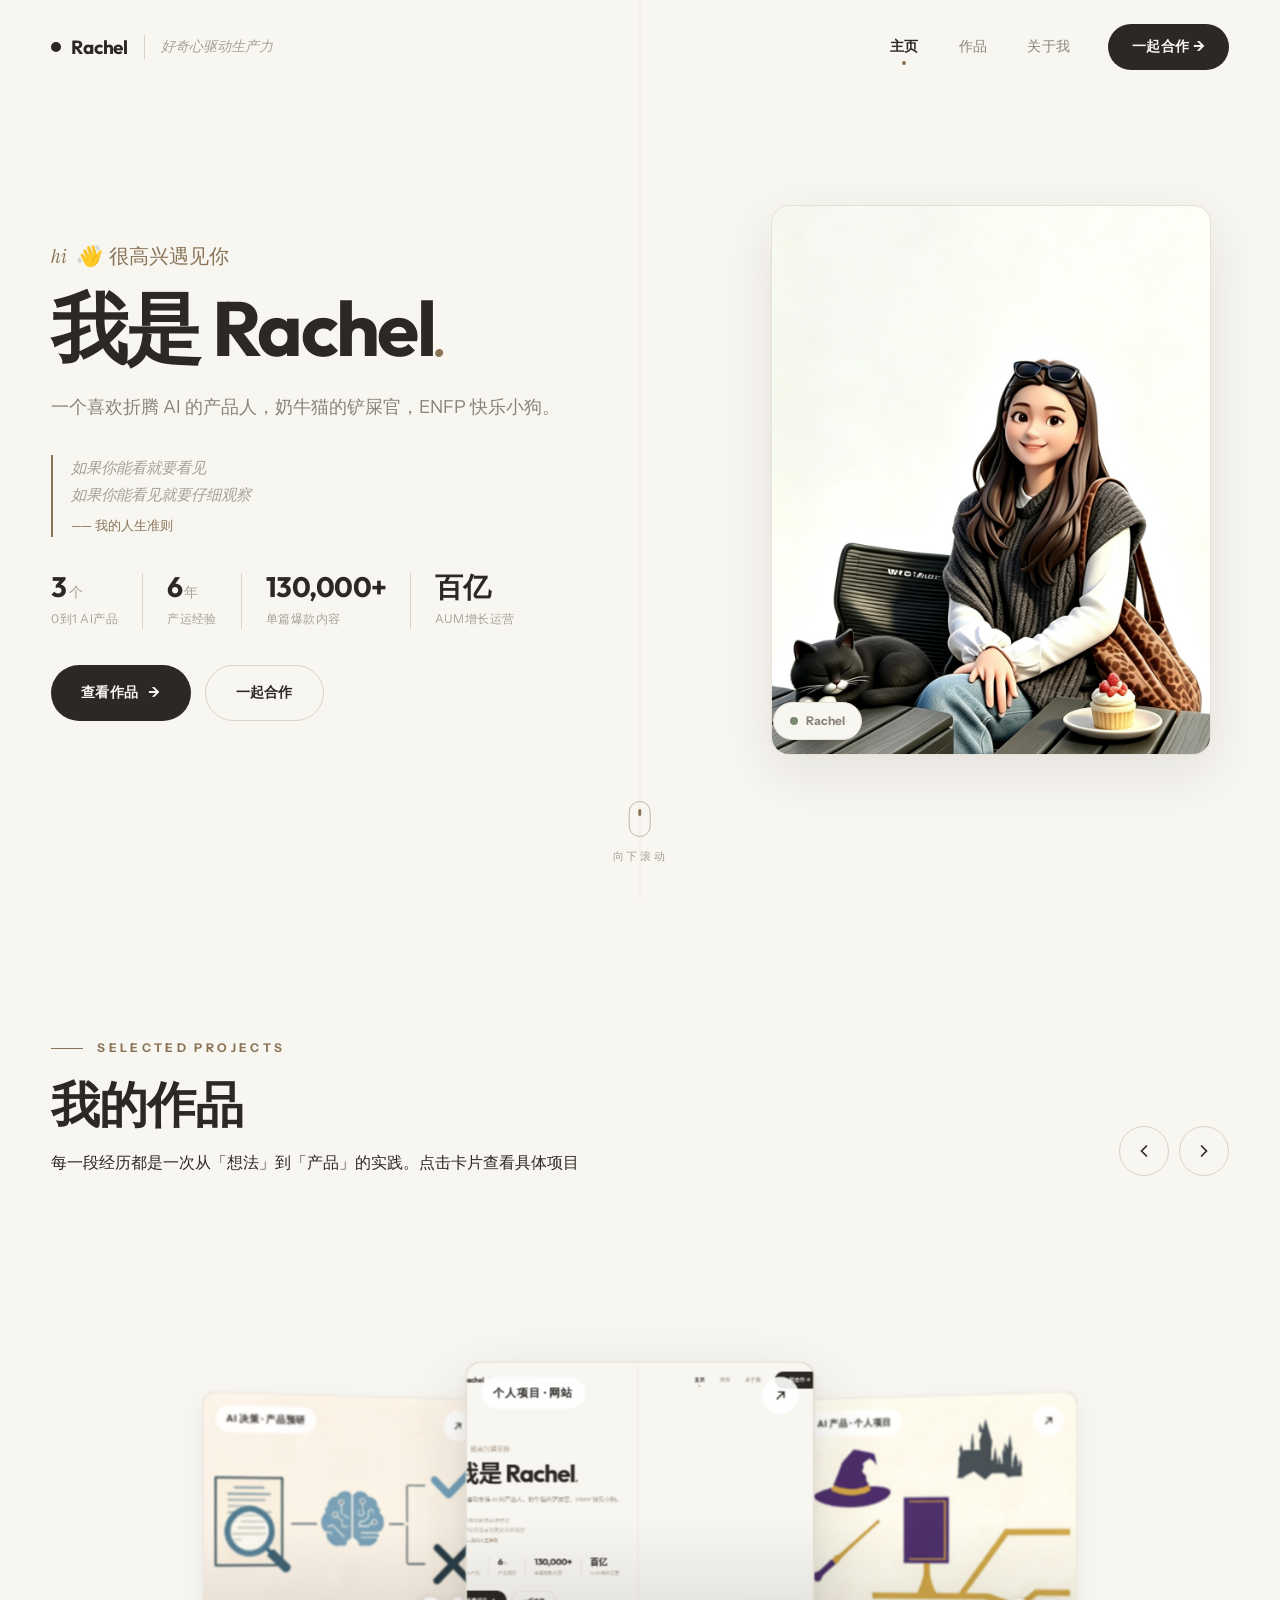
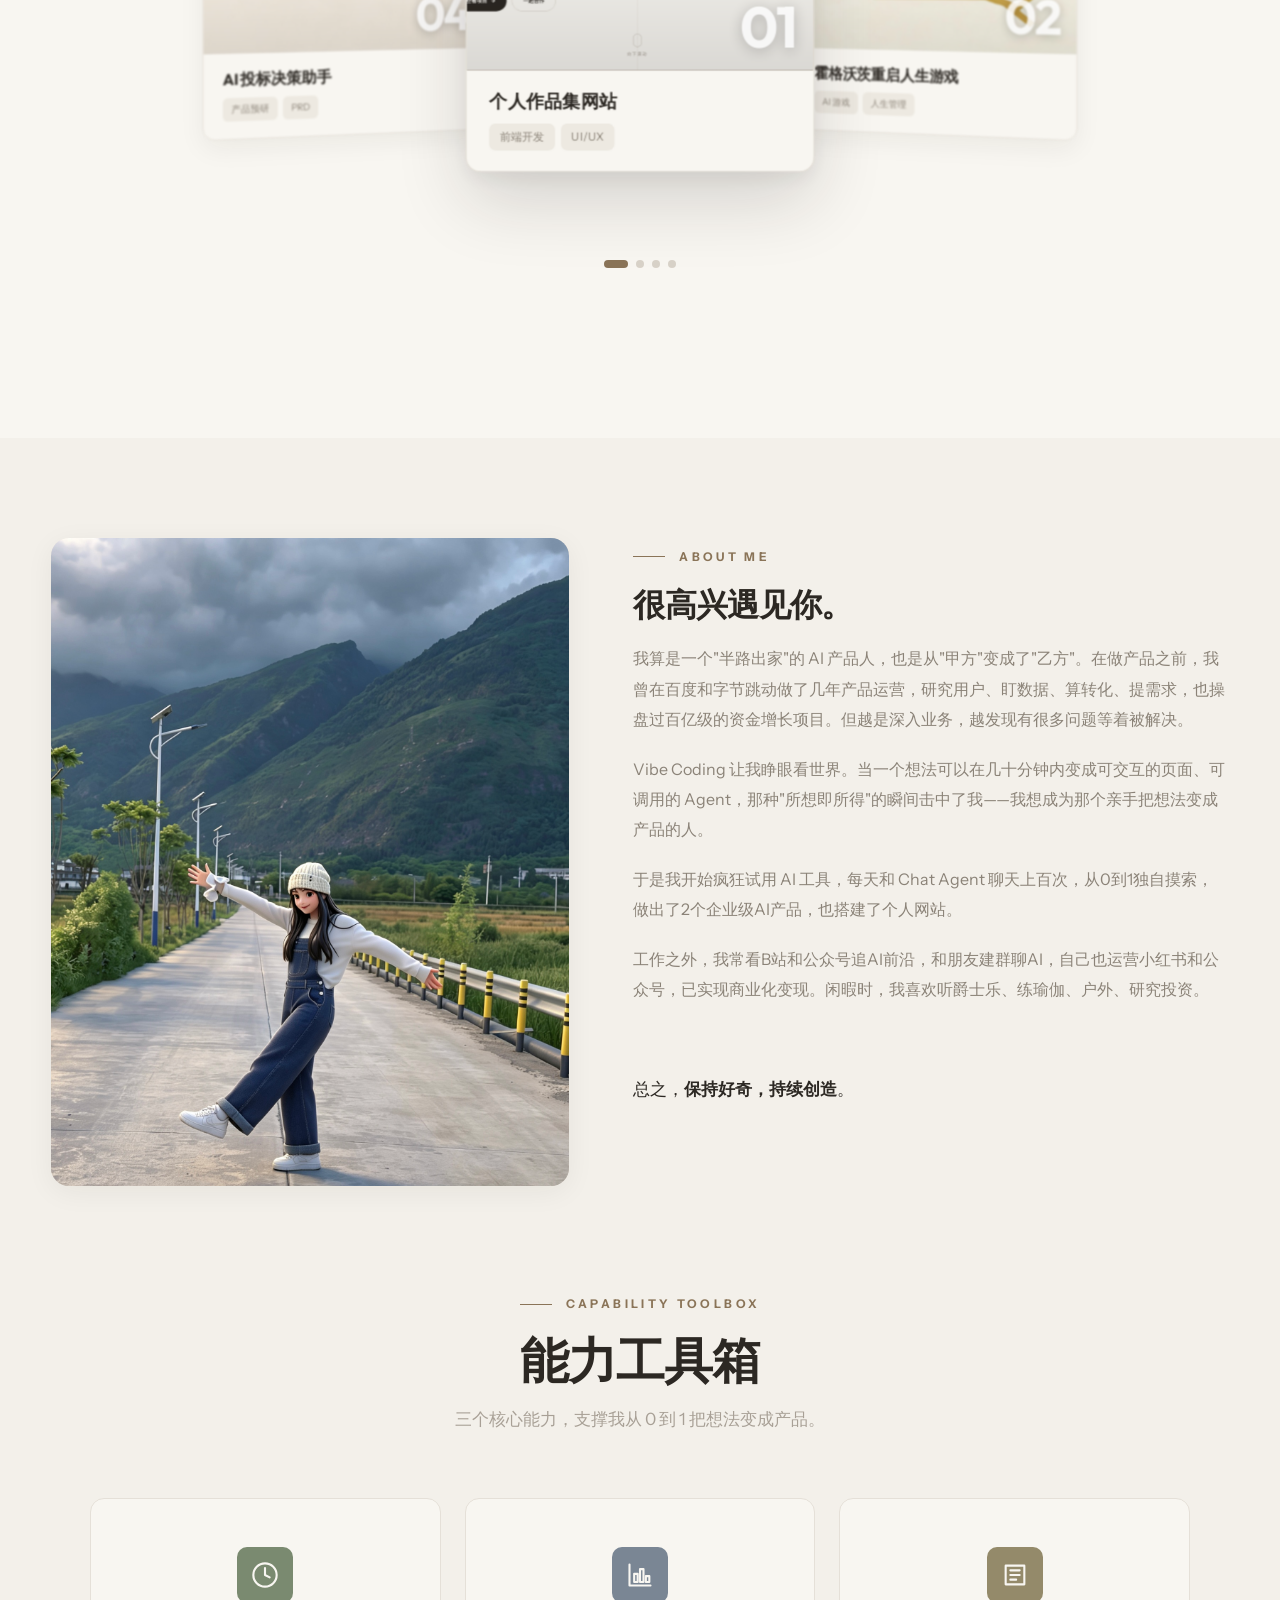
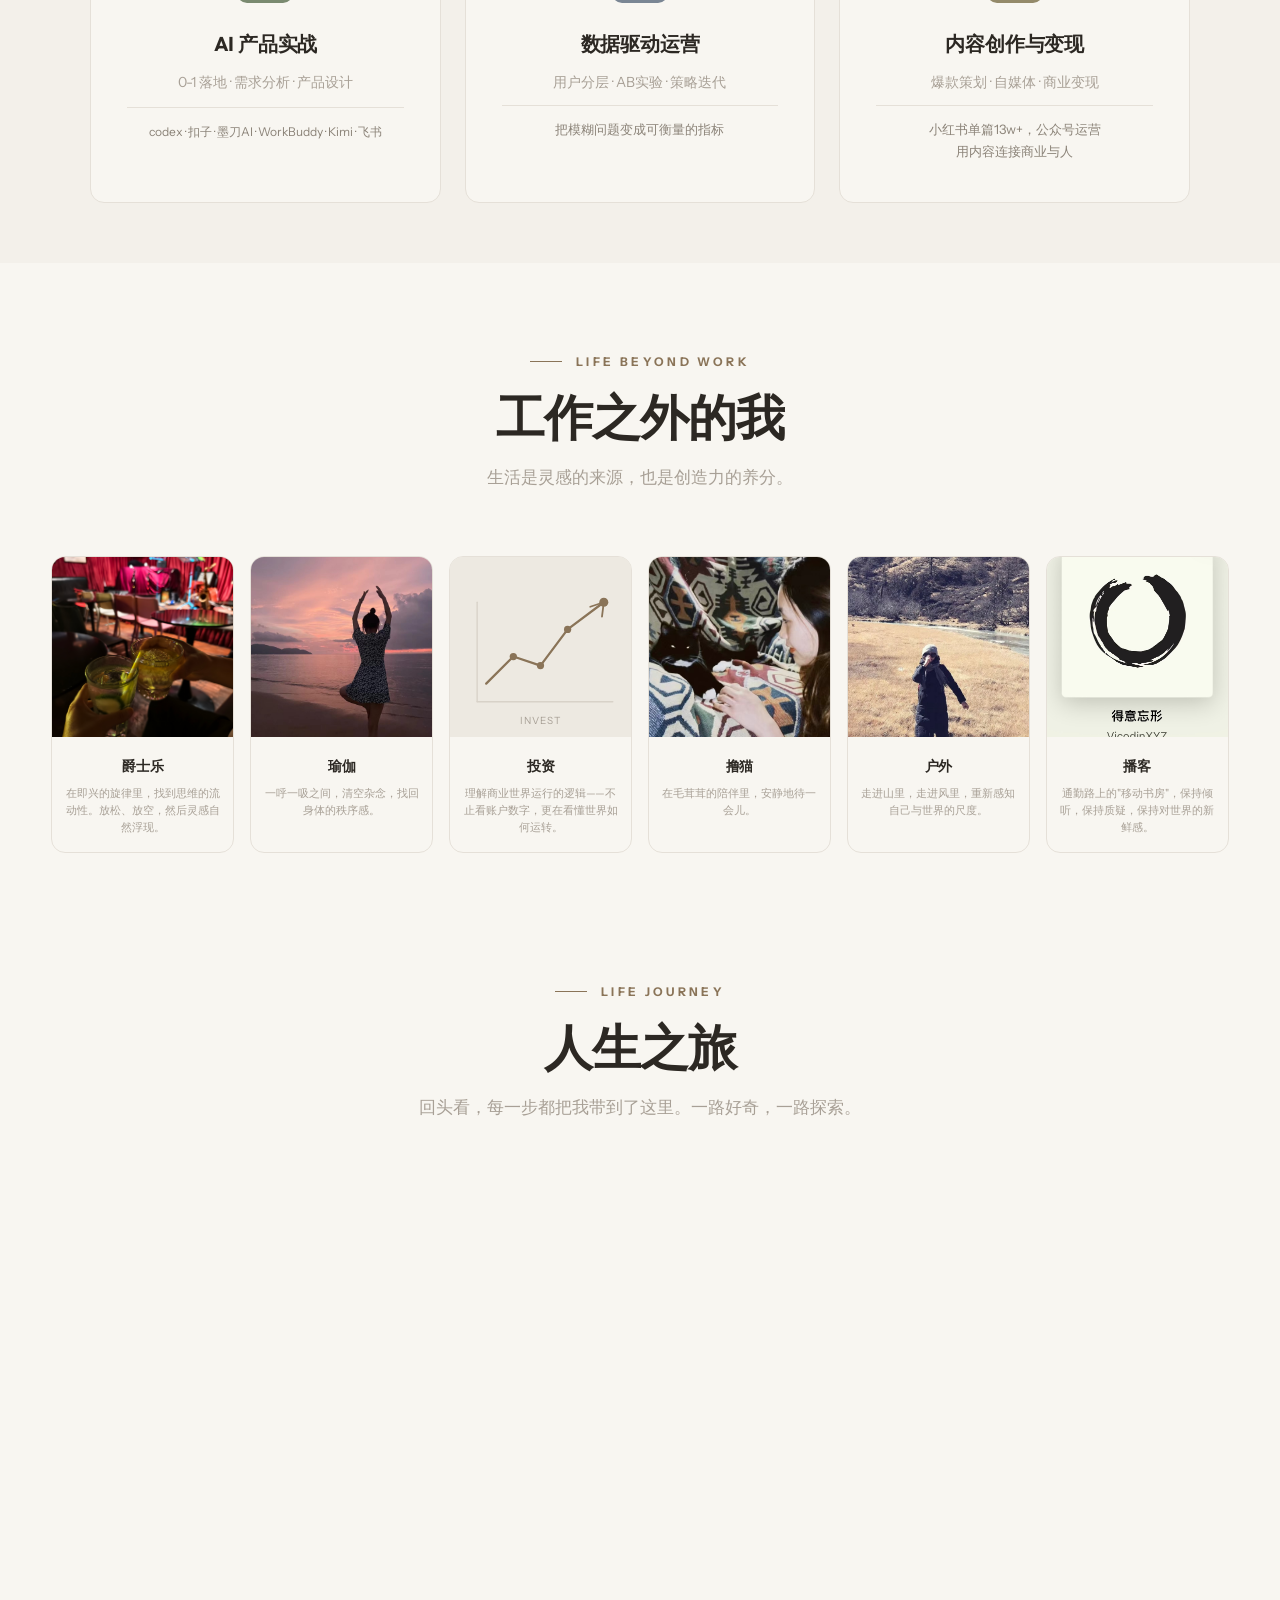
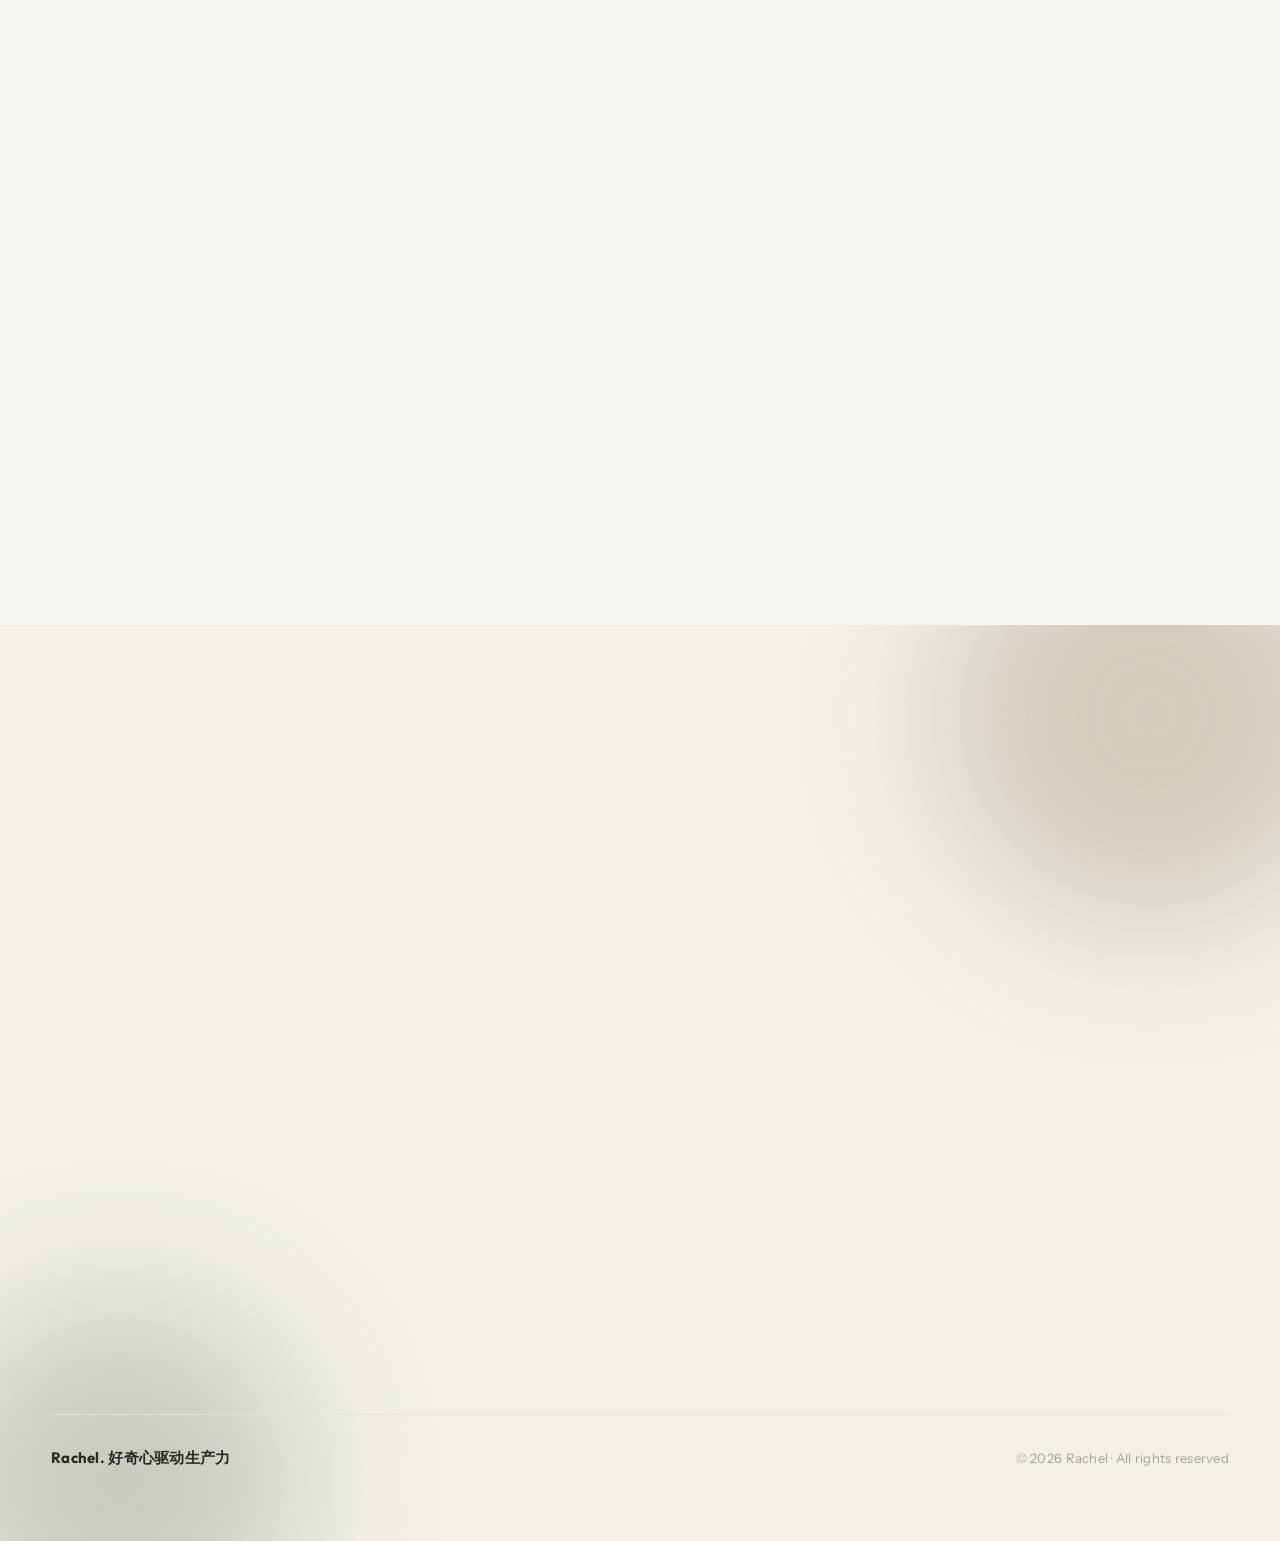
<file: index.html>
<!-- Generated by Trae Work -->
<!DOCTYPE html>
<html lang="zh-CN"><head>
  <meta charset="UTF-8">
  <meta name="viewport" content="width=device-width, initial-scale=1.0">
  <title>Rachel · AI 产品经理作品集</title>
  <meta name="description" content="Rachel（瑞秋），AI 产品经理。具备 AI 应用端产品 0-1 搭建经验，六年产品运营与数据分析经验，擅长把业务痛点转化为可落地的 AI 产品方案。">
  <link rel="stylesheet" href="assets/style.css">
<script>document.documentElement.setAttribute('data-trae-theme', "light");window.__TRAE_DISABLE_LEGACY_ADD_TO_CHAT__=true;</script></head>
<body>

  <!-- ===================== Navbar ===================== -->
  <header class="nav scrolled" id="nav">
    <div class="container">
      <div class="nav-left">
        <a href="#hero" class="nav-logo"><span class="dot"></span> Rachel</a>
        <span class="nav-slogan">好奇心驱动生产力</span>
      </div>
      <div class="nav-right">
        <nav class="nav-links" id="navLinks">
          <a href="#hero">主页</a>
          <a href="#works">作品</a>
          <a href="#about">关于我</a>
        </nav>
        <a href="#contact" class="nav-cta">一起合作 →</a>
      </div>
      <button class="nav-burger" id="burger" aria-label="菜单">
        <svg width="20" height="20" viewBox="0 0 24 24" fill="none" stroke="currentColor" stroke-width="2" stroke-linecap="round"><path d="M3 6h18M3 12h18M3 18h18"></path></svg>
      </button>
    </div>
  </header>

  <!-- ===================== Hero · 我是谁 ===================== -->
  <section class="hero" id="hero">
    <div class="container">
      <div class="hero-grid">
        <div class="hero-left">
          <p class="hero-greet reveal">hi <span class="serif">👋</span> 很高兴遇见你</p>
          <h1 class="hero-name reveal d1">我是 Rachel<span class="wave">.</span></h1>
          <p class="hero-tagline reveal d2">一个喜欢折腾 AI 的产品人，奶牛猫的铲屎官，ENFP 快乐小狗。</p>
          <div class="hero-creed reveal d3">
            <p>如果你能看就要看见</p>
            <p>如果你能看见就要仔细观察</p>
            <p class="creed-sig">—— 我的人生准则</p>
          </div>
          <div class="hero-stats reveal d4">
            <div class="hero-stat"><div class="num">3<span>个</span></div><div class="lbl">0到1 AI产品</div></div>
            <div class="hero-stat"><div class="num">6<span>年</span></div><div class="lbl">产运经验</div></div>
            <div class="hero-stat"><div class="num">130,000+</div><div class="lbl">单篇爆款内容</div></div>
            <div class="hero-stat"><div class="num">百亿</div><div class="lbl">AUM增长运营</div></div>
          </div>
          <div class="hero-actions reveal d4">
            <a href="#works" class="btn btn-primary">查看作品 <span class="arrow">→</span></a>
            <a href="#contact" class="btn btn-ghost">一起合作</a>
          </div>
        </div>
        <div class="hero-visual">
          <div class="hero-image-frame has-image">
            <img src="assets/hero-portrait.jpg" alt="Rachel">
          </div>
          <div class="hero-image-tag">
            <span class="dot"></span> Rachel
          </div>
        </div>
      </div>
    </div>
    <div class="scroll-cue"><div class="mouse"></div>向下滚动</div>
  </section>

  <!-- ===================== Works · 我做了什么 ===================== -->
  <section class="section-pad" id="works">
    <div class="container">
      <div class="works-head reveal">
        <div>
          <span class="eyebrow">Selected Projects</span>
          <h2 class="section-title" style="margin-top:18px;">我的作品</h2>
          <p class="lead" style="margin-top:18px;max-width:560px;">每一段经历都是一次从「想法」到「产品」的实践。点击卡片查看具体项目</p>
        </div>
        <div class="works-nav">
          <button id="prevWork" aria-label="上一个"><svg width="20" height="20" viewBox="0 0 24 24" fill="none" stroke="currentColor" stroke-width="2" stroke-linecap="round"><path d="M15 18l-6-6 6-6"></path></svg></button>
          <button id="nextWork" aria-label="下一个"><svg width="20" height="20" viewBox="0 0 24 24" fill="none" stroke="currentColor" stroke-width="2" stroke-linecap="round"><path d="M9 18l6-6-6-6"></path></svg></button>
        </div>
      </div>
    </div>
    <div class="container">
      <div class="carousel-wrap">
        <div class="carousel-3d" id="carousel"></div>
        <div class="carousel-dots" id="carouselDots"></div>
      </div>
    </div>
  </section>

  <!-- ===================== 关于我 · 自我介绍 ===================== -->
  <section class="section-pad" id="about" style="background:var(--bg-soft); padding-top:100px; padding-bottom:60px;">
    <div class="container">
      <!-- 自我介绍 -->
      <div class="about-grid">
        <div class="about-portrait reveal has-photo">
          <img src="assets/about-portrait.jpg" alt="Rachel">
        </div>
        <div class="about-text">
          <span class="eyebrow reveal">About Me</span>
          <h3 class="reveal d1" style="margin-top:18px;">很高兴遇见你。</h3>
          <p class="reveal d2">我算是一个"半路出家"的 AI 产品人，也是从"甲方"变成了"乙方"。在做产品之前，我曾在百度和字节跳动做了几年产品运营，研究用户、盯数据、算转化、提需求，也操盘过百亿级的资金增长项目。但越是深入业务，越发现有很多问题等着被解决。</p>
          <p class="reveal d2">Vibe Coding 让我睁眼看世界。当一个想法可以在几十分钟内变成可交互的页面、可调用的 Agent，那种"所想即所得"的瞬间击中了我——我想成为那个亲手把想法变成产品的人。</p>
          <p class="reveal d3">于是我开始疯狂试用 AI 工具，每天和 Chat Agent 聊天上百次，从0到1独自摸索，做出了2个企业级AI产品，也搭建了个人网站。</p>
          <p class="reveal d3">工作之外，我常看B站和公众号追AI前沿，和朋友建群聊AI，自己也运营小红书和公众号，已实现商业化变现。闲暇时，我喜欢听爵士乐、练瑜伽、户外、研究投资。</p>
          <p class="reveal d3">最近在折腾 Vibe Coding，试图让 AI 帮我写出更优雅的代码。</p>
          <p class="reveal d3 about-motto">总之，<span class="hl">保持好奇，持续创造</span>。</p>
        </div>
      </div>
    </div>
  </section>

  <!-- ===================== 关于我 · 能力工具箱 ===================== -->
  <section class="section-pad" id="toolbox-section" style="background:var(--bg-soft); padding-top:40px; padding-bottom:60px;">
    <div class="container">
      <!-- 能力工具箱 -->
      <div id="toolbox">
        <div class="section-head reveal" style="text-align:center;">
          <span class="eyebrow" style="justify-content:center;">Capability Toolbox</span>
          <h2 class="section-title" style="margin-top:18px;">能力工具箱</h2>
          <p class="lead" style="margin:18px auto 0;">三个核心能力，支撑我从 0 到 1 把想法变成产品。</p>
        </div>
        <div class="toolbox-grid" id="toolboxGrid"></div>
      </div>
    </div>
  </section>

  <!-- ===================== 关于我 · 工作之外的我 ===================== -->
  <section class="section-pad" id="hobbies" style="padding-top:80px; padding-bottom:60px;">
    <div class="container">
      <div class="section-head reveal" style="text-align:center;">
        <span class="eyebrow" style="justify-content:center;">Life Beyond Work</span>
        <h2 class="section-title" style="margin-top:18px;">工作之外的我</h2>
        <p class="lead" style="margin:18px auto 0;">生活是灵感的来源，也是创造力的养分。</p>
      </div>
      <div class="hobbies-grid" id="hobbiesGrid"></div>
    </div>
  </section>

  <!-- ===================== 关于我 · 人生之旅 ===================== -->
  <section class="section-pad" id="journey-section" style="padding-top:60px; padding-bottom:100px;">
    <div class="container">
      <div class="section-head reveal" style="text-align:center;">
        <span class="eyebrow" style="justify-content:center;">Life Journey</span>
        <h2 class="section-title" style="margin-top:18px;">人生之旅</h2>
        <p class="lead" style="margin:18px auto 0;">回头看，每一步都把我带到了这里。一路好奇，一路探索。</p>
      </div>
      <div class="journey reveal" id="journey"></div>
    </div>
  </section>

  <!-- ===================== Contact · 链接我的方式 ===================== -->
  <section class="contact" id="contact">
    <div class="contact-blob cb1"></div>
    <div class="contact-blob cb2"></div>
    <div class="container contact-inner">
      <span class="eyebrow contact-eyebrow reveal">Let's Talk</span>
      <h2 class="contact-big reveal d1" id="contactTitle"></h2>
      <p class="contact-sub reveal d2" id="contactSub"></p>

      <!-- 中间插画 -->
      <div class="contact-illustration reveal d2">
        <svg viewBox="0 0 300 200" fill="none" xmlns="http://www.w3.org/2000/svg">
          <!-- 思考气泡 -->
          <ellipse cx="150" cy="50" rx="80" ry="35" fill="var(--bg)" stroke="var(--rule-2)" stroke-width="1.5"/>
          <ellipse cx="100" cy="80" rx="14" ry="8" fill="var(--bg)" stroke="var(--rule-2)" stroke-width="1.5"/>
          <ellipse cx="85" cy="95" rx="8" ry="5" fill="var(--bg)" stroke="var(--rule-2)" stroke-width="1.5"/>
          <!-- 气泡内文字 -->
          <text x="150" y="48" text-anchor="middle" font-family="var(--font-serif)" font-style="italic" font-size="14" fill="var(--accent)">AI能为业务做什么？</text>
          <text x="150" y="66" text-anchor="middle" font-family="var(--font-body)" font-size="11" fill="var(--muted)">thinking...</text>
          <!-- 女孩头部 -->
          <circle cx="150" cy="135" r="22" fill="var(--bg2)" stroke="var(--accent)" stroke-width="1.5"/>
          <!-- 头发 -->
          <path d="M128 130 Q125 110 140 105 Q150 100 160 105 Q175 110 172 130 Q172 120 165 115 Q160 112 150 112 Q140 112 135 115 Q128 120 128 130" fill="var(--accent)" opacity="0.15"/>
          <!-- 眼睛 -->
          <circle cx="143" cy="133" r="1.5" fill="var(--ink)"/>
          <circle cx="157" cy="133" r="1.5" fill="var(--ink)"/>
          <!-- 微笑 -->
          <path d="M145 142 Q150 146 155 142" stroke="var(--ink)" stroke-width="1.2" stroke-linecap="round" fill="none"/>
          <!-- 身体 -->
          <path d="M130 160 Q130 175 125 190 L175 190 Q170 175 170 160 Q160 155 150 155 Q140 155 130 160" fill="var(--bg2)" stroke="var(--rule-2)" stroke-width="1.5"/>
          <!-- 手托下巴思考 -->
          <path d="M172 145 Q180 140 178 130" stroke="var(--accent)" stroke-width="1.5" stroke-linecap="round" fill="none"/>
          <circle cx="178" cy="128" r="4" fill="var(--bg2)" stroke="var(--accent)" stroke-width="1.2"/>
        </svg>
      </div>

      <!-- 联系方式小图标 -->
      <div class="contact-mini-icons reveal d3">
        <div class="contact-mini" title="邮箱：xiaojia.01@foxmail.com">
          <span class="cm-ic" style="background:var(--m-green);"><svg viewBox="0 0 24 24" fill="none" stroke="currentColor" stroke-width="2" stroke-linecap="round"><rect x="3" y="5" width="18" height="14" rx="2"></rect><path d="M3 7l9 6 9-6"></path></svg></span>
          <span class="cm-label">邮箱</span>
          <span class="cm-value">xiaojia.01@foxmail.com</span>
        </div>
        <div class="contact-mini" title="微信：xiaoka52123">
          <span class="cm-ic" style="background:var(--m-rose);"><svg viewBox="0 0 24 24" fill="currentColor"><path d="M9 4C5.1 4 2 6.6 2 9.8c0 1.8 1 3.4 2.6 4.5L4 16l2.2-1.1c.5.1 1 .2 1.5.2h.5a4.7 4.7 0 0 1-.2-1.4c0-3 2.9-5.4 6.5-5.4h.5C14.4 5.7 12 4 9 4zm-2.5 3.2a.9.9 0 1 1 0 1.8.9.9 0 0 1 0-1.8zm5 0a.9.9 0 1 1 0 1.8.9.9 0 0 1 0-1.8zM22 13.7c0-2.7-2.6-4.9-5.9-4.9s-5.9 2.2-5.9 4.9 2.6 4.9 5.9 4.9c.6 0 1.2-.1 1.8-.2L20 19.4l-.5-1.6c1.5-.9 2.5-2.3 2.5-4.1zm-7.8-1.2a.7.7 0 1 1 0 1.5.7.7 0 0 1 0-1.5zm3.8 0a.7.7 0 1 1 0 1.5.7.7 0 0 1 0-1.5z"></path></svg></span>
          <span class="cm-label">微信</span>
          <span class="cm-value">xiaoka52123</span>
        </div>
        <a href="https://xhslink.cn/m/9UgDfRd4hB2" target="_blank" rel="noopener" class="contact-mini clickable" title="小红书：魔女瑞秋">
          <span class="cm-ic" style="background:var(--m-blue);"><svg viewBox="0 0 24 24" fill="currentColor"><path d="M13.2 2c.3 2.2-.6 4.4-2 6 1.4 1.5 3.5 2.3 5.6 2-.3 3.6-3.4 6.3-6.8 6.3-1 0-2-.2-2.8-.6 1 .8 2.3 1.3 3.6 1.3 4 0 7.2-3.3 7.2-7.3 0-3-1.8-5.6-4.5-6.7.5-.3.8-.7.9-1M9.4 4.2c.4 2-.5 4-2 5.3 1.3 1.3 3.2 2 5 1.8-.2 3-2.8 5.3-5.7 5.3-.9 0-1.7-.2-2.4-.5.8.7 2 1.1 3.1 1.1 3.4 0 6.1-2.8 6.1-6.1 0-2.5-1.5-4.7-3.8-5.6.4-.3.7-.7.7-1.3z"></path></svg></span>
          <span class="cm-label">小红书</span>
          <span class="cm-value">魔女瑞秋 ↗</span>
        </a>
        <a href="https://mp.weixin.qq.com/s/9hJSm0Lsb92KaAUFIwTAlg" target="_blank" rel="noopener" class="contact-mini clickable" title="公众号：种种可能rach">
          <span class="cm-ic" style="background:var(--m-gold);"><svg viewBox="0 0 24 24" fill="none" stroke="currentColor" stroke-width="2" stroke-linecap="round"><path d="M9 2v6M15 2v6M8 8h8M8 8c-2 0-3 1-3 3v8c0 2 1 3 3 3h8c2 0 3-1 3-3v-8c0-2-1-3-3-3"></path><path d="M10 14h4M12 12v4"></path></svg></span>
          <span class="cm-label">公众号</span>
          <span class="cm-value">种种可能rach ↗</span>
        </a>
      </div>

      <div class="footer-bar">
        <span class="footer-brand">Rachel. 好奇心驱动生产力</span>
        <span>© 2026 Rachel · All rights reserved</span>
      </div>
    </div>
  </section>

  <script src="assets/data.js"></script>
  <script src="assets/main.js"></script>

</body></html>
</file>
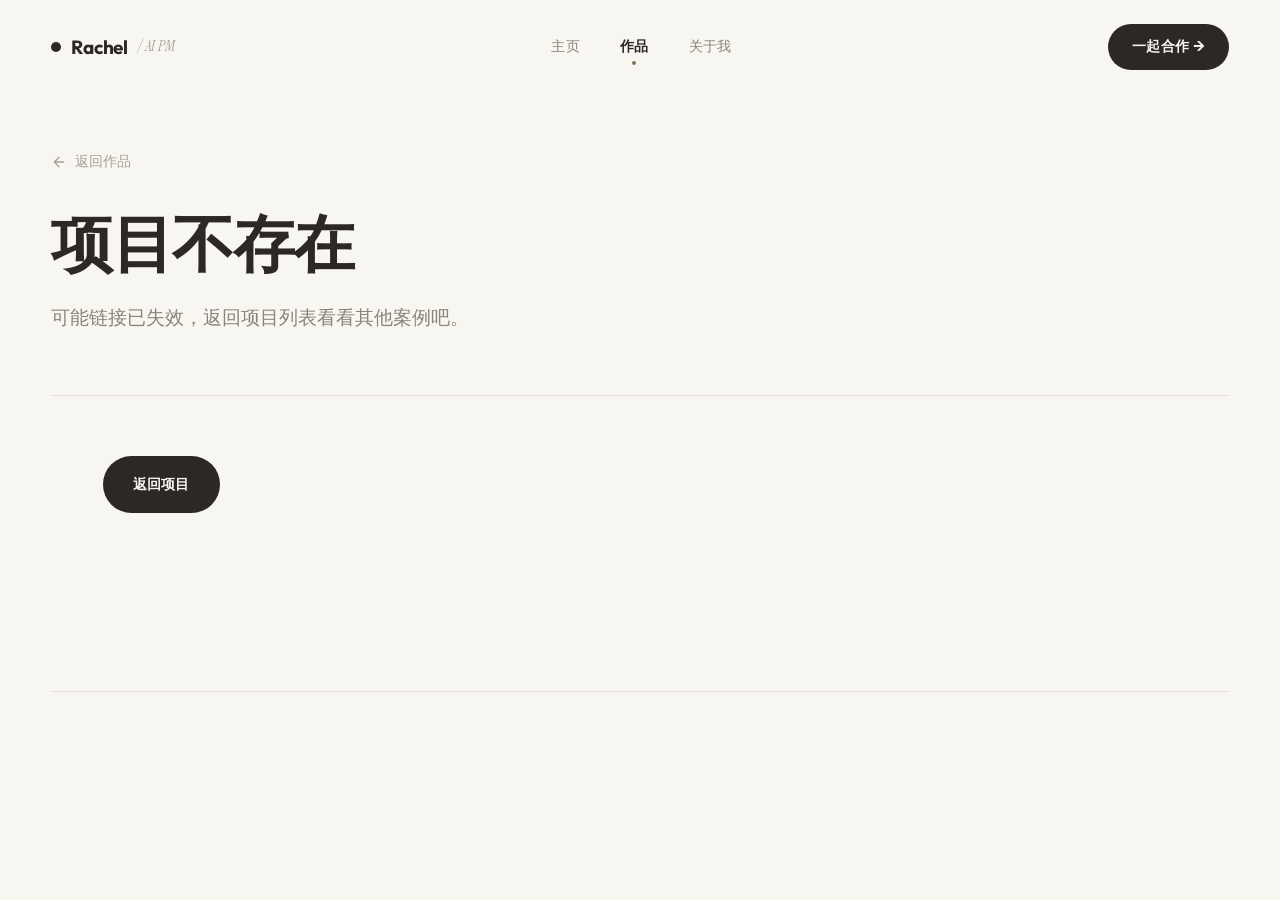
<file: detail.html>
<!-- Generated by Trae Work -->
<!DOCTYPE html>
<html lang="zh-CN">
<head>
  <meta charset="UTF-8" />
  <meta name="viewport" content="width=device-width, initial-scale=1.0" />
  <title>作品详情 · AI 产品经理作品集</title>
  <link rel="stylesheet" href="assets/style.css" />
</head>
<body>

  <!-- ===================== Navbar ===================== -->
  <header class="nav" id="nav">
    <div class="container">
      <a href="index.html" class="nav-logo"><span class="dot"></span> Rachel <span class="serif" style="color:var(--muted);font-size:15px;">/ AI PM</span></a>
      <nav class="nav-links" id="navLinks">
        <a href="index.html#hero">主页</a>
        <a href="index.html#works" class="active">作品</a>
        <a href="index.html#about">关于我</a>
      </nav>
      <a href="index.html#contact" class="nav-cta">一起合作 →</a>
      <button class="nav-burger" id="burger" aria-label="菜单">
        <svg width="20" height="20" viewBox="0 0 24 24" fill="none" stroke="currentColor" stroke-width="2" stroke-linecap="round"><path d="M3 6h18M3 12h18M3 18h18"/></svg>
      </button>
    </div>
  </header>

  <!-- ===================== Detail ===================== -->
  <main id="detail">
    <div class="container">
      <section class="detail-hero">
        <a href="index.html#works" class="detail-back">
          <svg width="16" height="16" viewBox="0 0 24 24" fill="none" stroke="currentColor" stroke-width="2" stroke-linecap="round"><path d="M19 12H5M12 19l-7-7 7-7"/></svg>
          返回作品
        </a>
        <div id="dCat"></div>
        <h1 class="detail-title" id="dTitle"></h1>
        <p class="detail-sub" id="dSub"></p>
      </section>

      <div class="detail-cover" id="dCover"></div>

      <div class="detail-stats" id="dStats"></div>

      <div class="detail-body">
        <aside class="detail-side" id="dSide"></aside>
        <article class="detail-content" id="dContent"></article>
      </div>

      <nav class="detail-nav" id="dNav"></nav>
    </div>
  </main>

  <script src="assets/data.js"></script>
  <script src="assets/detail.js"></script>
</body>
</html>
</file>
<file: assets/style.css>
/* ============================================================
   Rachel · AI 产品经理作品集 · 极简杂志风
   warm paper · near-black ink · cognac accent
   ============================================================ */

/* ---------- Fonts ---------- */
@font-face {
  font-family: 'Outfit';
  src: url('./fonts/Outfit-Regular.ttf') format('truetype');
  font-weight: 400;
  font-style: normal;
  font-display: swap;
}
@font-face {
  font-family: 'Outfit';
  src: url('./fonts/Outfit-Bold.ttf') format('truetype');
  font-weight: 700;
  font-style: normal;
  font-display: swap;
}
@font-face {
  font-family: 'InstrumentSans';
  src: url('./fonts/InstrumentSans-Regular.ttf') format('truetype');
  font-weight: 400;
  font-style: normal;
  font-display: swap;
}
@font-face {
  font-family: 'InstrumentSans';
  src: url('./fonts/InstrumentSans-Bold.ttf') format('truetype');
  font-weight: 700;
  font-style: normal;
  font-display: swap;
}
@font-face {
  font-family: 'InstrumentSerif';
  src: url('./fonts/InstrumentSerif-Italic.ttf') format('truetype');
  font-weight: 400;
  font-style: italic;
  font-display: swap;
}

/* ---------- Design Tokens ---------- */
:root {
  /* 基底 —— 暖纸感 */
  --bg: #F8F6F1;
  --bg-soft: #F3F0EA;
  --bg2: #EDE9E1;

  /* 文字 —— 主标题黑色，副标题灰色 */
  --ink: #2C2823;
  --ink-2: #8B8378;
  --muted: #A8A096;
  --muted-2: #C0B8AC;

  /* 线 / 分隔 */
  --rule: #E5E0D8;
  --rule-2: #D8D2C8;

  /* 主色 —— 暖可可 / 认知色 */
  --accent: #8A7458;
  --accent-d: #6A5840;
  /* 副色 —— 深墨绿 */
  --accent2: #5A6A5A;

  /* 图标色板 —— 极简克制，近单色暖调 */
  --m-green: #7A8A70;
  --m-rose: #A89086;
  --m-blue: #7A8694;
  --m-gold: #948A6A;
  --m-mauve: #8A8498;
  --m-terra: #A88A7C;
  --m-sage: #828C78;
  --m-clay: #948474;
  --m-stone: #888580;

  /* 排版 */
  --font-display: 'Outfit', 'PingFang SC', 'Microsoft YaHei', 'Noto Sans SC', sans-serif;
  --font-body: 'InstrumentSans', 'PingFang SC', 'Microsoft YaHei', 'Noto Sans SC', sans-serif;
  --font-serif: 'InstrumentSerif', Georgia, 'Songti SC', serif;

  /* 版心 ~1700px */
  --container: 1700px;
  --gutter: clamp(24px, 4vw, 64px);

  /* 圆角 / 阴影 —— 杂志风偏直角 */
  --r-sm: 6px;
  --r-md: 10px;
  --r-lg: 14px;
  --r-xl: 18px;
  --shadow-sm: 0 1px 8px rgba(28, 26, 22, 0.04);
  --shadow-md: 0 6px 28px rgba(28, 26, 22, 0.06);
  --shadow-lg: 0 18px 56px rgba(28, 26, 22, 0.09);
}

/* ---------- Reset ---------- */
*, *::before, *::after { box-sizing: border-box; margin: 0; padding: 0; }
html { scroll-behavior: smooth; -webkit-text-size-adjust: 100%; }
body {
  font-family: var(--font-body);
  background: var(--bg);
  color: var(--ink);
  line-height: 1.7;
  font-size: 16px;
  -webkit-font-smoothing: antialiased;
  -moz-osx-font-smoothing: grayscale;
  overflow-x: hidden;
}
img { max-width: 100%; display: block; }
a { color: inherit; text-decoration: none; }
ul { list-style: none; }
button { font-family: inherit; cursor: pointer; border: none; background: none; }
::selection { background: var(--accent); color: var(--bg); }

/* ---------- Layout ---------- */
.container {
  width: 100%;
  max-width: var(--container);
  margin: 0 auto;
  padding: 0 var(--gutter);
}
section { position: relative; }

/* ---------- Typography helpers ---------- */
.eyebrow {
  font-family: var(--font-body);
  font-size: 12px;
  font-weight: 700;
  letter-spacing: 0.28em;
  text-transform: uppercase;
  color: var(--accent);
  display: inline-flex;
  align-items: center;
  gap: 14px;
}
.eyebrow::before {
  content: '';
  width: 32px;
  height: 1px;
  background: var(--accent);
}
.serif { font-family: var(--font-serif); font-style: italic; font-weight: 400; }
.section-title {
  font-family: var(--font-display);
  font-weight: 700;
  font-size: clamp(32px, 3.8vw, 52px);
  line-height: 1.12;
  letter-spacing: -0.02em;
  color: var(--ink);
}
.section-head { margin-bottom: 64px; }
.section-head .lead {
  margin-top: 22px;
  max-width: 620px;
  color: var(--muted);
  font-size: 17px;
}

/* ---------- Navbar ---------- */
.nav {
  position: fixed;
  top: 0; left: 0; right: 0;
  z-index: 100;
  padding: 24px 0;
  transition: padding .35s ease, background .35s ease, box-shadow .35s ease;
}
.nav.scrolled {
  padding: 16px 0;
  background: rgba(248, 246, 241, 0.88);
  backdrop-filter: saturate(180%) blur(18px);
  -webkit-backdrop-filter: saturate(180%) blur(18px);
  box-shadow: 0 1px 0 var(--rule);
}
.nav .container { display: flex; align-items: center; justify-content: space-between; }
.nav-left { display: flex; align-items: center; gap: 16px; }
.nav-logo {
  font-family: var(--font-display);
  font-weight: 700;
  font-size: 19px;
  letter-spacing: -0.01em;
  display: flex; align-items: center; gap: 10px;
}
.nav-logo .dot {
  width: 10px; height: 10px; border-radius: 50%;
  background: var(--ink);
  display: inline-block;
}
.nav-slogan {
  font-family: var(--font-serif);
  font-style: italic;
  font-size: 14px;
  color: var(--muted);
  padding-left: 16px;
  border-left: 1px solid var(--rule-2);
  white-space: nowrap;
}
.nav-right { display: flex; align-items: center; gap: 20px; }
.nav-links { display: flex; align-items: center; gap: 4px; }
.nav-links a {
  font-size: 14px;
  font-weight: 500;
  color: var(--ink-2);
  padding: 8px 18px;
  border-radius: 999px;
  transition: color .25s, background .25s;
  position: relative;
  letter-spacing: 0.02em;
}
.nav-links a:hover { color: var(--ink); }
.nav-links a.active { color: var(--ink); font-weight: 600; }
.nav-links a.active::after {
  content: ''; position: absolute; bottom: 2px; left: 50%; transform: translateX(-50%);
  width: 4px; height: 4px; border-radius: 50%; background: var(--accent);
}
.nav-cta {
  font-size: 14px; font-weight: 600;
  color: var(--bg);
  background: var(--ink);
  padding: 11px 24px;
  border-radius: 999px;
  transition: transform .25s, background .25s;
  letter-spacing: 0.02em;
}
.nav-cta:hover { background: var(--accent-d); transform: translateY(-1px); }
.nav-burger { display: none; }

/* ---------- Hero ---------- */
.hero {
  min-height: 100vh;
  display: flex;
  align-items: center;
  padding: 140px 0 80px;
  overflow: hidden;
  position: relative;
}
/* 杂志风背景 —— 极淡的网格线 */
.hero::before {
  content: ''; position: absolute; top: 0; left: 50%; transform: translateX(-50%);
  width: 1px; height: 100%; background: var(--rule); opacity: 0.5;
}
.hero-grid {
  display: grid;
  grid-template-columns: 1.35fr 1fr;
  gap: 60px;
  align-items: center;
  width: 100%;
}
.hero-greet {
  font-family: var(--font-serif);
  font-size: clamp(18px, 1.6vw, 24px);
  color: var(--accent);
  margin-bottom: 16px;
  display: inline-flex; align-items: center; gap: 8px;
}
.hero-name {
  font-family: var(--font-display);
  font-weight: 700;
  font-size: clamp(44px, 6vw, 84px);
  line-height: 1.0;
  letter-spacing: -0.035em;
  color: var(--ink);
  white-space: nowrap;
}
.hero-name .wave {
  font-family: var(--font-serif);
  font-weight: 400;
  font-style: italic;
  color: var(--accent);
}
.hero-tagline {
  margin-top: 24px;
  font-family: var(--font-body);
  font-size: clamp(16px, 1.4vw, 20px);
  font-weight: 400;
  line-height: 1.7;
  color: var(--ink-2);
  max-width: 560px;
  white-space: nowrap;
}
.hero-creed {
  margin-top: 32px;
  padding-left: 18px;
  border-left: 2px solid var(--accent);
  max-width: 420px;
}
.hero-creed p {
  font-family: var(--font-serif);
  font-size: clamp(14px, 1.2vw, 17px);
  font-style: italic;
  color: var(--muted);
  line-height: 1.75;
}
.hero-creed .creed-sig {
  margin-top: 6px;
  font-size: clamp(12px, 1vw, 14px);
  color: var(--accent);
  font-style: normal;
  font-family: var(--font-body);
  font-weight: 500;
}
/* Hero 数据标签 */
.hero-stats {
  margin-top: 36px;
  display: flex;
  gap: 0;
  flex-wrap: wrap;
}
.hero-stat {
  padding: 0 24px;
  border-right: 1px solid var(--rule-2);
}
.hero-stat:first-child { padding-left: 0; }
.hero-stat:last-child { border-right: none; }
.hero-stat .num {
  font-family: var(--font-display);
  font-weight: 700;
  font-size: clamp(22px, 2.2vw, 32px);
  color: var(--ink);
  line-height: 1;
  letter-spacing: -0.02em;
}
.hero-stat .num span {
  font-size: 0.5em;
  font-weight: 400;
  color: var(--muted);
  margin-left: 2px;
}
.hero-stat .lbl {
  margin-top: 8px;
  font-size: 12px;
  color: var(--muted);
  letter-spacing: 0.04em;
  white-space: nowrap;
}
.hero-actions { margin-top: 36px; display: flex; gap: 14px; flex-wrap: wrap; }
.btn {
  display: inline-flex; align-items: center; gap: 10px;
  font-size: 14px; font-weight: 600;
  padding: 15px 30px;
  border-radius: 999px;
  transition: transform .25s, box-shadow .25s, background .25s, color .25s, border-color .25s;
  letter-spacing: 0.02em;
}
.btn-primary { background: var(--ink); color: var(--bg); }
.btn-primary:hover { background: var(--accent-d); transform: translateY(-2px); box-shadow: var(--shadow-md); }
.btn-ghost { background: transparent; color: var(--ink); border: 1px solid var(--rule-2); }
.btn-ghost:hover { border-color: var(--ink); transform: translateY(-2px); }
.btn .arrow { transition: transform .25s; }
.btn:hover .arrow { transform: translateX(4px); }

/* Hero 右侧 —— 人物图片 */
.hero-visual { position: relative; height: 560px; display: flex; align-items: center; justify-content: center; }
.hero-image-frame {
  width: 100%; max-width: 440px; aspect-ratio: 4/5;
  border-radius: var(--r-xl);
  background: var(--bg2);
  border: 1px solid var(--rule);
  overflow: hidden;
  box-shadow: var(--shadow-lg);
  position: relative;
  transition: transform .35s, box-shadow .35s;
}
.hero-image-frame:hover { transform: translateY(-4px); }
.hero-image-frame img { width: 100%; height: 100%; object-fit: cover; }
.hero-image-tag {
  position: absolute; bottom: 20px; left: 20px;
  background: var(--bg); border: 1px solid var(--rule);
  border-radius: 999px; padding: 8px 16px;
  font-size: 12px; font-weight: 600; color: var(--ink-2);
  box-shadow: var(--shadow-sm);
  display: flex; align-items: center; gap: 8px;
}
.hero-image-tag .dot { width: 8px; height: 8px; border-radius: 50%; background: var(--m-green); }

.scroll-cue {
  position: absolute; bottom: 34px; left: 50%; transform: translateX(-50%);
  display: flex; flex-direction: column; align-items: center; gap: 10px;
  color: var(--muted); font-size: 11px; letter-spacing: 0.24em; text-transform: uppercase;
}
.scroll-cue .mouse {
  width: 22px; height: 36px; border: 1px solid var(--muted-2); border-radius: 12px;
  position: relative;
}
.scroll-cue .mouse::after {
  content: ''; position: absolute; top: 7px; left: 50%; transform: translateX(-50%);
  width: 3px; height: 7px; border-radius: 2px; background: var(--accent);
  animation: wheel 1.6s ease-in-out infinite;
}
@keyframes wheel { 0% { opacity: 0; transform: translate(-50%, 0); } 40% { opacity: 1; } 80% { opacity: 0; transform: translate(-50%, 10px); } }

/* ---------- Section base ---------- */
.section-pad { padding: 130px 0; }

/* ---------- Works · 3D 透视轮播（3 卡片可见） ---------- */
.works-head { display: flex; align-items: flex-end; justify-content: space-between; gap: 30px; margin-bottom: 60px; flex-wrap: wrap; }
.works-nav { display: flex; gap: 10px; }
.works-nav button {
  width: 50px; height: 50px; border-radius: 50%;
  border: 1px solid var(--rule-2); background: transparent; color: var(--ink);
  display: grid; place-items: center;
  transition: all .25s;
}
.works-nav button:hover { background: var(--ink); color: var(--bg); border-color: var(--ink); }
.works-nav button:disabled { opacity: 0.3; cursor: not-allowed; }
.works-nav button:disabled:hover { background: transparent; color: var(--ink); border-color: var(--rule-2); }

.carousel-wrap {
  position: relative;
  perspective: 2000px;
  perspective-origin: center 45%;
  margin: 0 calc(-1 * var(--gutter));
  padding: 60px var(--gutter) 40px;
  overflow: hidden;
}
.carousel-3d {
  position: relative;
  width: 100%;
  height: 540px;
  transform-style: preserve-3d;
}
.work-card-3d {
  position: absolute;
  top: 50%; left: 50%;
  width: 340px;
  background: var(--bg);
  border: 1px solid var(--rule);
  border-radius: var(--r-lg);
  overflow: hidden;
  cursor: pointer;
  transition: transform .6s cubic-bezier(.2,.7,.2,1), opacity .6s, box-shadow .6s, filter .6s;
  box-shadow: var(--shadow-md);
  display: flex; flex-direction: column;
  backface-visibility: hidden;
}
.work-card-3d .cover {
  height: 300px; position: relative; overflow: hidden; display: grid; place-items: center;
}
.work-card-3d .cover .cover-img {
  position: absolute; inset: 0; width: 100%; height: 100%; object-fit: cover;
}
.work-card-3d .cover .num {
  position: absolute; bottom: 14px; right: 18px;
  font-family: var(--font-display); font-weight: 700;
  font-size: 56px; color: rgba(255,255,255,0.85); letter-spacing: -0.04em;
  line-height: 1; z-index: 2;
  text-shadow: 0 2px 12px rgba(0,0,0,0.2);
}
.work-card-3d .cover .cat {
  position: absolute; top: 14px; left: 14px;
  background: rgba(255,255,255,0.92); color: var(--ink);
  font-size: 11px; font-weight: 600; letter-spacing: 0.06em;
  padding: 6px 12px; border-radius: 999px; z-index: 2;
}
.work-card-3d .cover::after {
  content: ''; position: absolute; inset: 0;
  background: linear-gradient(180deg, transparent 50%, rgba(0,0,0,0.12));
  pointer-events: none; z-index: 1;
}
.work-card-3d .body { padding: 18px 22px 20px; display: flex; flex-direction: column; flex: 1; }
.work-card-3d .body h3 {
  font-family: var(--font-display); font-weight: 700;
  font-size: 18px; line-height: 1.3; margin-bottom: 10px; letter-spacing: -0.01em;
}
.work-card-3d .meta { display: flex; gap: 6px; flex-wrap: wrap; }
.work-card-3d .meta span {
  font-size: 11px; color: var(--ink-2);
  background: var(--bg2); padding: 4px 10px; border-radius: var(--r-sm);
}
.work-card-3d .data { display: none; }

.work-card-3d[data-pos="0"] {
  z-index: 10;
  box-shadow: 0 28px 70px rgba(28,26,22,0.16), 0 8px 20px rgba(28,26,22,0.06);
}
.work-card-3d:not([data-pos="0"]) {
  box-shadow: 0 10px 30px rgba(28,26,22,0.06);
}
.work-card-3d[data-pos="0"]:hover {
  transform: translate(-50%, -50%) translateX(0) translateZ(50px) rotateY(0) scale(1.03) !important;
}
.work-card-3d .cover .arrow-go {
  position: absolute; top: 14px; right: 14px;
  width: 36px; height: 36px; border-radius: 50%;
  background: rgba(255,255,255,0.9); color: var(--ink);
  display: grid; place-items: center; z-index: 2;
  transition: transform .3s;
}
.work-card-3d[data-pos="0"]:hover .cover .arrow-go { transform: translate(2px, -2px); }
.work-card-3d:not([data-pos="0"]):hover { box-shadow: var(--shadow-lg); }
.carousel-dots {
  display: flex; gap: 8px; justify-content: center; margin-top: 24px;
}
.carousel-dots button {
  width: 8px; height: 8px; border-radius: 50%;
  background: var(--rule-2); transition: all .3s;
}
.carousel-dots button.active { background: var(--accent); width: 24px; border-radius: 4px; }

/* ---------- About ---------- */
.about-grid { display: grid; grid-template-columns: 1fr 1.15fr; gap: 64px; align-items: start; }
.about-portrait {
  position: sticky; top: 120px;
  border-radius: var(--r-xl);
  overflow: hidden;
  background: linear-gradient(160deg, #E8E2D6, #D8CFC2);
  aspect-ratio: 4/5;
  display: grid; place-items: center;
  box-shadow: var(--shadow-md);
}
.about-portrait.has-photo { display: block; }
.about-portrait.has-photo img { width: 100%; height: 100%; object-fit: cover; }
.about-portrait .ph {
  text-align: center; color: var(--muted);
}
.about-portrait .ph .ic { width: 70px; height: 70px; margin: 0 auto 16px; color: var(--muted-2); }
.about-text h3 {
  font-family: var(--font-display); font-weight: 700;
  font-size: clamp(25px, 2.5vw, 36px); line-height: 1.2; margin-bottom: 20px; letter-spacing: -0.02em;
}
.about-text p { font-size: 16px; line-height: 1.88; color: var(--ink-2); margin-bottom: 20px; }
.about-text .hl { color: var(--ink); font-weight: 600; }
.about-motto { font-size: 17px !important; font-weight: 500; color: var(--ink) !important; margin-top: 4px; }
.about-actions { margin-top: 32px; display: flex; gap: 12px; }
.about-btn {
  font-size: 14px; font-weight: 600;
  padding: 12px 28px;
  border-radius: 999px;
  background: transparent;
  color: var(--ink);
  border: 1px solid var(--ink);
  transition: all .25s;
  display: inline-flex; align-items: center; gap: 8px;
}
.about-btn:hover { background: var(--ink); color: var(--bg); transform: translateY(-2px); }

/* ---------- Capability toolbox · 3 核心能力卡片 ---------- */
.toolbox-grid {
  display: grid;
  grid-template-columns: repeat(3, 1fr);
  gap: 24px;
  max-width: 1100px;
  margin: 0 auto;
}
.tool-card {
  background: var(--bg);
  border: 1px solid var(--rule);
  border-radius: var(--r-lg);
  padding: 48px 36px 40px;
  transition: transform .3s, box-shadow .3s, border-color .3s;
  text-align: center;
  display: flex; flex-direction: column; align-items: center;
}
.tool-card:hover { transform: translateY(-6px); box-shadow: var(--shadow-lg); border-color: var(--rule-2); }
.tool-ic {
  width: 56px; height: 56px; border-radius: var(--r-md);
  display: grid; place-items: center; color: var(--bg);
  margin-bottom: 24px;
}
.tool-ic svg { width: 28px; height: 28px; }
.tool-card h4 { font-family: var(--font-display); font-weight: 700; font-size: 20px; margin-bottom: 10px; letter-spacing: -0.01em; color: var(--ink); }
.tool-card .tool-sub { font-size: 14px; color: var(--muted); line-height: 1.6; }
.tool-card .tool-tools {
  margin-top: 14px;
  font-size: 12px;
  color: var(--ink-2);
  line-height: 1.7;
  padding-top: 14px;
  border-top: 1px solid var(--rule);
  width: 100%;
}
.tool-card .tool-desc {
  margin-top: 12px;
  font-size: 13px;
  color: var(--ink-2);
  line-height: 1.7;
  padding-top: 12px;
  border-top: 1px solid var(--rule);
  width: 100%;
}

/* ---------- Hobbies · 工作之外的我（6 卡片横排） ---------- */
.hobbies-grid {
  display: grid;
  grid-template-columns: repeat(6, 1fr);
  gap: 16px;
  margin: 0 auto;
}
.hobby-card {
  background: var(--bg);
  border: 1px solid var(--rule);
  border-radius: var(--r-lg);
  overflow: hidden;
  transition: transform .35s cubic-bezier(.2,.7,.2,1), box-shadow .35s, border-color .35s;
  display: flex;
  flex-direction: column;
}
.hobby-card:hover { transform: translateY(-6px); box-shadow: var(--shadow-lg); border-color: var(--rule-2); }
.hobby-img {
  width: 100%;
  aspect-ratio: 1/1;
  overflow: hidden;
  background: var(--bg2);
}
.hobby-img img {
  width: 100%; height: 100%; object-fit: cover;
  transition: transform .5s cubic-bezier(.2,.7,.2,1);
}
.hobby-card:hover .hobby-img img { transform: scale(1.06); }
.hobby-illust-wrap { display: grid; place-items: center; padding: 0; }
.hobby-illust { width: 100%; height: 100%; }
.hobby-body {
  padding: 14px 12px 16px;
  text-align: center;
  display: flex; flex-direction: column; align-items: center;
  flex: 1;
}
.hobby-title {
  font-family: var(--font-display); font-weight: 700;
  font-size: 14px; color: var(--ink); margin-bottom: 6px; letter-spacing: -0.01em;
  margin-top: 4px;
}
.hobby-desc {
  font-size: 11px; color: var(--muted); line-height: 1.55;
}

/* ---------- Timeline · 插画树形曲线时间轴 ---------- */
.journey {
  position: relative;
  padding: 20px 0 40px;
  max-width: 960px;
  margin: 0 auto;
}
.tree-timeline {
  position: relative;
  width: 100%;
  height: 880px;
  margin: 0 auto;
}
.tree-svg {
  position: absolute;
  top: 0; left: 0;
  width: 100%; height: 100%;
  z-index: 1;
  pointer-events: none;
}
.tree-svg .trunk {
  fill: none;
  stroke: var(--accent);
  stroke-width: 4;
  stroke-linecap: round;
  opacity: 0.35;
}
.tree-svg .branch {
  fill: none;
  stroke-width: 2.5;
  stroke-linecap: round;
  opacity: 0.3;
}
.tree-svg .root { fill: var(--accent); opacity: 0.08; }
.tree-svg .canopy { fill: var(--accent); opacity: 0.04; }
.tree-svg .leaf-deco { opacity: 0.15; }
.tree-svg .fruit { opacity: 0.5; }
.tree-leaf {
  position: absolute;
  z-index: 2;
  width: 340px;
  background: var(--bg);
  border: 1px solid var(--rule);
  border-radius: 20px 20px 20px 4px;
  padding: 20px 24px;
  box-shadow: var(--shadow-sm);
  transition: transform .35s cubic-bezier(.2,.7,.2,1), box-shadow .35s, border-color .35s;
  opacity: 0;
  transform: translateY(20px);
  transition: opacity .6s ease, transform .6s cubic-bezier(.2,.7,.2,1), box-shadow .35s, border-color .35s;
}
.tree-leaf-right { border-radius: 20px 20px 4px 20px; }
.tree-leaf::before {
  content: '';
  position: absolute;
  top: 24px;
  width: 10px; height: 10px;
  border-radius: 50%;
  background: var(--bg);
  border: 2.5px solid var(--accent);
  z-index: 3;
}
.tree-leaf-left::before { right: -5px; }
.tree-leaf-right::before { left: -5px; }
.tree-leaf:hover { transform: translateY(-3px); box-shadow: var(--shadow-md); border-color: var(--rule-2); }
.tree-leaf.in { opacity: 1; transform: translateY(0); }
.tree-leaf-right.in { transform: translateY(0); }
.tree-leaf-year {
  font-family: var(--font-display);
  font-weight: 700;
  font-size: 14px;
  color: var(--muted);
  letter-spacing: 0.06em;
  margin-bottom: 6px;
}
.tree-leaf-role {
  display: inline-block;
  font-family: var(--font-display);
  font-weight: 700;
  font-size: 17px;
  color: var(--bg);
  padding: 4px 14px;
  border-radius: 999px;
  letter-spacing: -0.01em;
  line-height: 1.4;
  margin-bottom: 10px;
}
.tree-leaf-desc {
  font-size: 13.5px;
  color: var(--muted);
  line-height: 1.75;
}
.tree-svg path {
  stroke-dasharray: 1000;
  stroke-dashoffset: 1000;
  animation: drawPath 2s ease forwards;
}
.tree-svg path.delay-1 { animation-delay: .15s; }
.tree-svg path.delay-2 { animation-delay: .3s; }
.tree-svg path.delay-3 { animation-delay: .45s; }
.tree-svg path.delay-4 { animation-delay: .6s; }
.tree-svg path.delay-5 { animation-delay: .75s; }
@keyframes drawPath { to { stroke-dashoffset: 0; } }
@media (max-width: 768px) {
  .tree-timeline { height: auto; }
  .tree-svg { display: none; }
  .tree-leaf {
    position: relative !important;
    width: 100% !important;
    left: auto !important; right: auto !important; top: auto !important;
    margin-bottom: 20px;
    border-radius: var(--r-lg);
    opacity: 1;
    transform: none;
  }
  .tree-leaf::before { display: none; }
}

/* ---------- Contact ---------- */
.contact {
  min-height: 100vh;
  display: flex; align-items: center;
  padding: 130px 0 70px;
  position: relative;
  overflow: hidden;
  background: var(--bg-soft);
}
.contact-blob {
  position: absolute; border-radius: 50%; filter: blur(70px); opacity: 0.35;
  pointer-events: none;
}
.contact-blob.cb1 { width: 420px; height: 420px; top: -120px; right: -80px; background: var(--m-gold); }
.contact-blob.cb2 { width: 360px; height: 360px; bottom: -120px; left: -60px; background: var(--m-green); }
.contact-inner { position: relative; text-align: center; width: 100%; z-index: 1; }
.contact-eyebrow { justify-content: center; }
.contact-big {
  font-family: var(--font-display); font-weight: 700;
  font-size: clamp(34px, 4.8vw, 68px);
  line-height: 1.18; letter-spacing: -0.03em;
  margin: 28px 0 24px;
}
.contact-big .serif { color: var(--accent); }
.contact-sub { max-width: 620px; margin: 0 auto; font-size: 17px; color: var(--muted); line-height: 1.9; min-height: 1.9em; }
/* 打字机光标 */
.contact-big::after {
  content: '|';
  color: var(--accent);
  animation: blink 0.8s step-end infinite;
  font-weight: 400;
}
.contact-big.done::after { content: ''; }
@keyframes blink { 50% { opacity: 0; } }

/* 中间插画 */
.contact-illustration {
  margin: 60px auto;
  max-width: 280px;
  display: flex; justify-content: center;
}
.contact-illustration svg { width: 100%; height: auto; }

/* 联系方式小图标 */
.contact-mini-icons {
  margin-top: 40px;
  display: flex;
  gap: 32px;
  justify-content: center;
  flex-wrap: wrap;
}
.contact-mini {
  display: flex; flex-direction: column; align-items: center; gap: 8px;
  text-align: center;
}
.contact-mini .cm-ic {
  width: 40px; height: 40px; border-radius: 50%;
  display: grid; place-items: center; color: var(--bg);
  transition: transform .25s;
}
.contact-mini .cm-ic svg { width: 18px; height: 18px; }
.contact-mini:hover .cm-ic { transform: translateY(-3px); }
.contact-mini .cm-label {
  font-size: 11px; color: var(--muted);
  text-transform: uppercase; letter-spacing: 0.1em;
}
.contact-mini .cm-value {
  font-size: 13px; font-weight: 600; color: var(--ink-2);
}
.contact-mini.clickable { cursor: pointer; }
.contact-mini.clickable .cm-value { color: var(--accent); }
.contact-mini.clickable:hover .cm-value { text-decoration: underline; }

.footer-bar {
  margin-top: 70px; padding-top: 30px; border-top: 1px solid var(--rule);
  display: flex; justify-content: space-between; align-items: center; flex-wrap: wrap; gap: 12px;
  color: var(--muted); font-size: 13px; letter-spacing: 0.02em;
}
.footer-brand {
  font-family: var(--font-display);
  font-weight: 700;
  font-size: 15px;
  color: var(--ink);
}

/* ---------- Scroll reveal ---------- */
.reveal { opacity: 0; transform: translateY(34px); transition: opacity .8s cubic-bezier(.2,.7,.2,1), transform .8s cubic-bezier(.2,.7,.2,1); }
.reveal.in { opacity: 1; transform: none; }
.reveal.d1 { transition-delay: .08s; }
.reveal.d2 { transition-delay: .16s; }
.reveal.d3 { transition-delay: .24s; }
.reveal.d4 { transition-delay: .32s; }

/* ---------- Detail page ---------- */
.detail-hero {
  padding: 150px 0 60px;
  border-bottom: 1px solid var(--rule);
}
.detail-back {
  display: inline-flex; align-items: center; gap: 8px;
  font-size: 14px; color: var(--muted); margin-bottom: 36px;
  transition: color .25s, gap .25s;
}
.detail-back:hover { color: var(--ink); gap: 12px; }
.detail-cat {
  display: inline-block; font-size: 12px; font-weight: 600; letter-spacing: 0.12em;
  text-transform: uppercase; color: var(--accent);
  background: var(--bg2); padding: 7px 16px; border-radius: 999px; margin-bottom: 22px;
}
.detail-title {
  font-family: var(--font-display); font-weight: 700;
  font-size: clamp(34px, 5vw, 62px); line-height: 1.08; letter-spacing: -0.025em;
  max-width: 1000px;
}
.detail-sub { margin-top: 24px; max-width: 720px; font-size: 19px; color: var(--ink-2); line-height: 1.8; }
.detail-cover {
  margin: 56px 0; height: clamp(300px, 42vh, 460px);
  border-radius: var(--r-xl); overflow: hidden;
  display: grid; place-items: center; position: relative;
}
.detail-cover::after {
  content: ''; position: absolute; inset: 0;
  background: radial-gradient(circle at 75% 22%, rgba(255,255,255,0.2), transparent 60%);
  pointer-events: none;
}
.detail-stats {
  display: grid; grid-template-columns: repeat(4, 1fr); gap: 0;
  border: 1px solid var(--rule); border-radius: var(--r-lg); overflow: hidden;
  margin-bottom: 70px;
}
.detail-stats .ds { padding: 36px 28px; border-right: 1px solid var(--rule); }
.detail-stats .ds:last-child { border-right: none; }
.detail-stats .ds .v { font-family: var(--font-display); font-weight: 700; font-size: clamp(28px, 3.2vw, 44px); color: var(--accent); line-height: 1; }
.detail-stats .ds .l { margin-top: 12px; font-size: 14px; color: var(--muted); }
.detail-body { display: grid; grid-template-columns: 220px 1fr; gap: 80px; padding-bottom: 100px; }
.detail-side { position: sticky; top: 110px; align-self: start; }
.detail-side h5 { font-size: 11px; text-transform: uppercase; letter-spacing: 0.16em; color: var(--muted); margin-bottom: 10px; }
.detail-side .row { margin-bottom: 26px; }
.detail-side .row p { font-size: 15px; color: var(--ink); font-weight: 500; }
.detail-content h3 {
  font-family: var(--font-display); font-weight: 700; font-size: 25px;
  margin: 50px 0 18px; letter-spacing: -0.015em;
}
.detail-content h3:first-child { margin-top: 0; }
.detail-content p { font-size: 16.5px; line-height: 1.9; color: var(--ink-2); margin-bottom: 18px; }
.detail-content ul.bullets { margin: 18px 0 24px; }
.detail-content ul.bullets li {
  position: relative; padding-left: 28px; margin-bottom: 14px;
  font-size: 16px; color: var(--ink-2); line-height: 1.7;
}
.detail-content ul.bullets li::before {
  content: ''; position: absolute; left: 0; top: 10px;
  width: 8px; height: 8px; border-radius: 50%; background: var(--accent);
}
.detail-callout {
  background: var(--bg-soft); border-left: 2px solid var(--accent);
  border-radius: 0 var(--r-md) var(--r-md) 0;
  padding: 28px 32px; margin: 30px 0;
}
.detail-callout p { margin: 0; color: var(--ink); font-size: 17px; font-style: italic; }
.detail-nav {
  display: flex; justify-content: space-between; gap: 20px;
  border-top: 1px solid var(--rule); padding: 40px 0 80px;
}
.detail-nav a {
  flex: 1; border: 1px solid var(--rule); border-radius: var(--r-lg);
  padding: 28px 30px; transition: all .3s;
}
.detail-nav a:hover { border-color: var(--ink); transform: translateY(-3px); box-shadow: var(--shadow-sm); }
.detail-nav a .l { font-size: 13px; color: var(--muted); }
.detail-nav a .t { font-family: var(--font-display); font-weight: 700; font-size: 19px; margin-top: 6px; }
.detail-nav a.next { text-align: right; }

/* ---------- Detail page · external links ---------- */
.detail-links {
  display: flex;
  flex-wrap: wrap;
  gap: 14px;
  margin: 24px 0 30px;
}
.detail-link {
  display: inline-flex;
  align-items: center;
  gap: 10px;
  padding: 14px 26px;
  border-radius: 999px;
  background: var(--ink);
  color: var(--bg) !important;
  font-size: 14px;
  font-weight: 600;
  letter-spacing: 0.02em;
  transition: transform .25s, background .25s, box-shadow .25s;
  text-decoration: none;
}
.detail-link:hover {
  background: var(--accent-d);
  transform: translateY(-2px);
  box-shadow: var(--shadow-md);
  color: var(--bg) !important;
}
.detail-link .dl-arrow {
  font-size: 16px;
  line-height: 1;
}

/* ---------- Detail page · gallery ---------- */
.detail-gallery {
  display: grid;
  grid-template-columns: repeat(auto-fit, minmax(280px, 1fr));
  gap: 20px;
  margin: 28px 0 36px;
}
.gallery-item {
  border-radius: var(--r-lg);
  overflow: hidden;
  border: 1px solid var(--rule);
  background: var(--bg);
}
.gallery-item img {
  width: 100%;
  display: block;
}
.gallery-item figcaption {
  padding: 12px 16px;
  font-size: 13px;
  color: var(--muted);
  line-height: 1.6;
}

/* ---------- Detail page · cover image ---------- */
.detail-cover.has-img {
  height: clamp(320px, 46vh, 500px);
}
.detail-cover-img {
  position: absolute;
  inset: 0;
  width: 100%;
  height: 100%;
  object-fit: cover;
}
.detail-cover-cat {
  position: absolute;
  top: 24px;
  left: 28px;
  background: rgba(255,255,255,0.92);
  color: var(--ink);
  font-size: 12px;
  font-weight: 600;
  letter-spacing: 0.06em;
  padding: 7px 16px;
  border-radius: 999px;
  z-index: 2;
}
.detail-cover-num {
  position: absolute;
  bottom: 24px;
  right: 32px;
  font-family: var(--font-display);
  font-weight: 700;
  font-size: clamp(60px, 8vw, 100px);
  color: rgba(255,255,255,0.85);
  letter-spacing: -0.04em;
  line-height: 1;
  z-index: 2;
  text-shadow: 0 2px 12px rgba(0,0,0,0.2);
}

/* ---------- Responsive ---------- */

/* ---- 平板 (<=1100px) ---- */
@media (max-width: 1100px) {
  .hero-grid { grid-template-columns: 1fr; }
  .hero-visual { display: none; }
  .about-grid { grid-template-columns: 1fr; gap: 50px; }
  .about-portrait { position: static; max-width: 460px; aspect-ratio: 16/10; }
  .toolbox-grid { grid-template-columns: repeat(2, 1fr); }
  .hobbies-grid { grid-template-columns: repeat(3, 1fr); }
  .projects-grid { grid-template-columns: repeat(2, 1fr); }
  .detail-body { grid-template-columns: 1fr; gap: 40px; }
  .detail-side { position: static; }
  .detail-stats { grid-template-columns: repeat(2, 1fr); }
  .detail-stats .ds:nth-child(2) { border-right: none; }
  .detail-stats .ds:nth-child(1), .detail-stats .ds:nth-child(2) { border-bottom: 1px solid var(--rule); }
}

/* ---- 手机 (<=760px) ---- */
@media (max-width: 760px) {
  /* 导航 */
  .nav-links { display: none; }
  .nav-slogan { display: none; }
  .nav-burger {
    display: grid; place-items: center; width: 44px; height: 44px; border-radius: 50%;
    border: 1px solid var(--rule-2); background: transparent;
  }
  .nav-links.open {
    display: flex; flex-direction: column; position: absolute; top: 70px; left: var(--gutter); right: var(--gutter);
    background: var(--bg); border: 1px solid var(--rule); border-radius: var(--r-lg); padding: 16px; box-shadow: var(--shadow-md);
    gap: 4px;
  }
  .nav-links.open a { width: 100%; }
  .nav-cta { padding: 9px 18px; font-size: 13px; }

  /* 间距 */
  .section-pad { padding: 80px 0; }
  .section-head { margin-bottom: 44px; }
  :root { --gutter: 20px; }

  /* Hero */
  .hero { padding: 120px 0 60px; min-height: auto; }
  .hero-name { font-size: 42px; white-space: normal; }
  .hero-tagline { white-space: normal; font-size: 15px; }
  .hero-creed { max-width: 100%; }
  .hero-stats { gap: 0; }
  .hero-stat {
    padding: 10px 0; border-right: none; border-bottom: 1px solid var(--rule);
    width: 100%; display: flex; justify-content: space-between; align-items: baseline;
  }
  .hero-stat:last-child { border-bottom: none; }
  .hero-stat .num { font-size: 22px; }
  .hero-stat .lbl { margin-top: 0; }
  .hero-actions { flex-direction: column; }
  .hero-actions .btn { width: 100%; justify-content: center; }
  .scroll-cue { display: none; }

  /* 作品轮播 */
  .works-head { flex-direction: column; align-items: flex-start; gap: 20px; }
  .carousel-wrap { padding: 30px 0 20px; }
  .carousel-3d { height: 440px; }
  .work-card-3d { width: 260px; }
  .work-card-3d .cover { height: 220px; }
  .work-card-3d .cover .num { font-size: 40px; }
  .work-card-3d .body h3 { font-size: 16px; }

  /* 关于我 */
  .about-grid { gap: 30px; }
  .about-portrait { max-width: 100%; }

  /* 能力工具箱 */
  .toolbox-grid { grid-template-columns: 1fr; }

  /* 爱好 */
  .hobbies-grid { grid-template-columns: repeat(2, 1fr); gap: 12px; }

  /* 时间线 —— 树形时间轴在 768px 以下自动切换为卡片堆叠 */

  /* 联系方式 */
  .contact { padding: 100px 0 50px; min-height: auto; }
  .contact-big { font-size: 30px; }
  .contact-sub { font-size: 15px; }
  .contact-illustration { margin: 40px auto; max-width: 200px; }
  .contact-mini-icons { gap: 20px; }
  .contact-mini .cm-value { font-size: 12px; }
  .footer-bar { flex-direction: column; text-align: center; gap: 8px; }
}

/* ---- 小手机 (<=480px) ---- */
@media (max-width: 480px) {
  .hero-name { font-size: 36px; }
  .section-title { font-size: 28px; }
  .hobbies-grid { grid-template-columns: 1fr; }
  .carousel-3d { height: 400px; }
  .work-card-3d { width: 220px; }
  .work-card-3d .cover { height: 190px; }
  .work-card-3d .cover .num { font-size: 34px; }
  .work-card-3d .body { padding: 14px 16px; }
  .work-card-3d .body h3 { font-size: 15px; }

  /* 详情页 */
  .detail-hero { padding: 120px 0 40px; }
  .detail-title { font-size: 28px; }
  .detail-sub { font-size: 16px; }
  .detail-cover { margin: 32px 0; height: 240px; }
  .detail-cover.has-img { height: 260px; }
  .detail-stats { grid-template-columns: 1fr; }
  .detail-stats .ds { padding: 24px 20px; border-right: none; border-bottom: 1px solid var(--rule); }
  .detail-stats .ds:last-child { border-bottom: none; }
  .detail-content h3 { font-size: 20px; }
  .detail-content p { font-size: 15px; }
  .detail-content ul.bullets li { font-size: 14px; }
  .detail-callout { padding: 20px 22px; }
  .detail-callout p { font-size: 15px; }
  .detail-nav { flex-direction: column; gap: 14px; }
  .detail-nav a { padding: 20px 22px; }
  .detail-nav a.next { text-align: left; }
  .detail-link { padding: 12px 20px; font-size: 13px; }
}

/* ---- 中等屏幕 ---- */
@media (max-width: 1000px) {
  .hobbies-grid { grid-template-columns: repeat(3, 1fr); }
}
</file>
